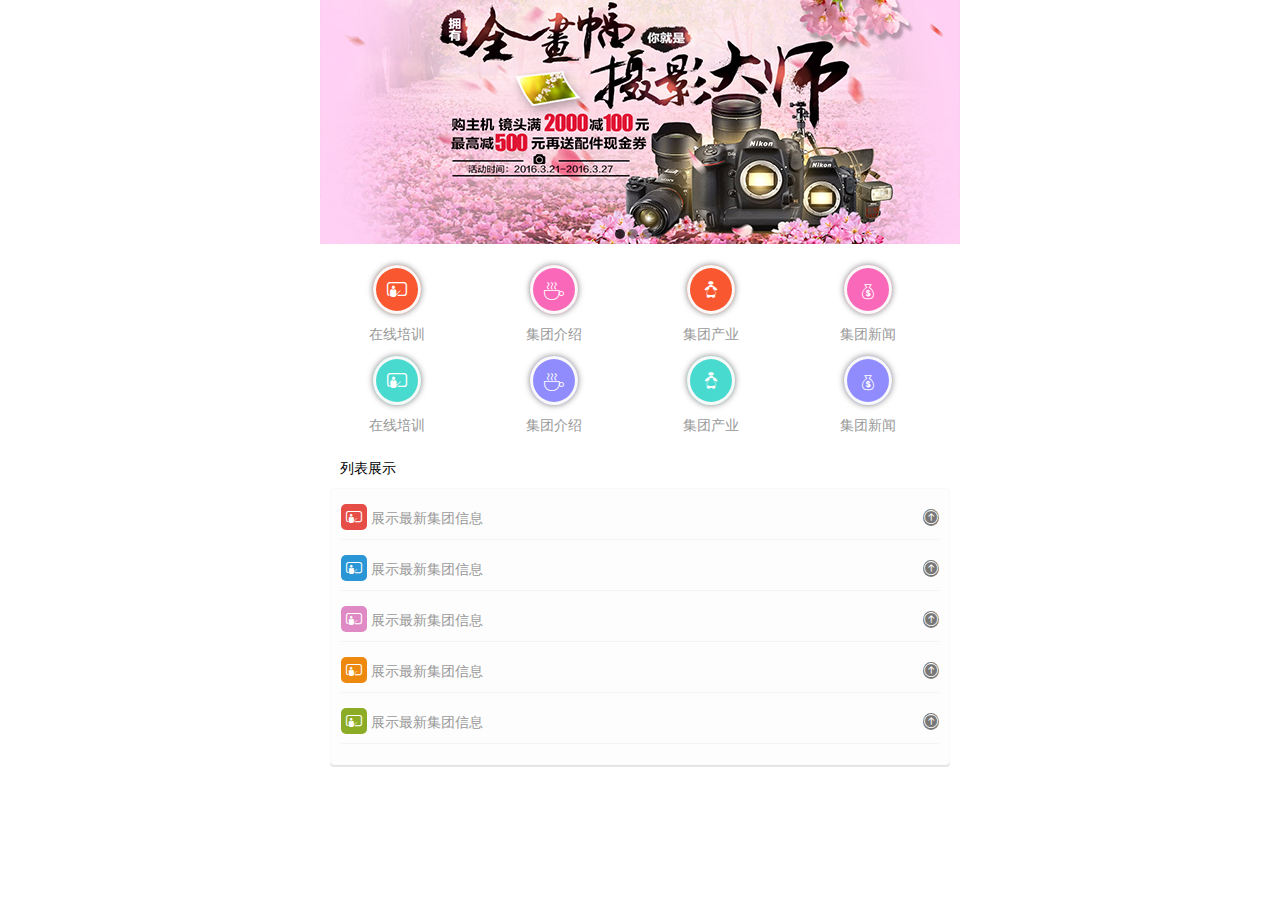
<file: index.html>
<!DOCTYPE html>
<html>
<head>
    <meta charset="utf-8"/>
    <meta http-equiv="X-UA-Compatible" content="IE=edge,chrome=1"/>
    <meta name="viewport" content="width=device-width, initial-scale=1.0, maximum-scale=1.0, user-scalable=no">
    <title>软谋教育</title>
    <link rel="stylesheet" type="text/css" href="css/common.css">
    <link rel="stylesheet" href="font/iconfont.css">
    <script src="js/jquery-1.11.1.min.js"></script>
    <script src="font/iconfont.js"></script>
    <script src="js/demo1.js"></script>
<body>
<!--页面容器-->
  <div class="index-content">
    <div class="banner">
        <img src="img/banner1.png">
        <img src="img/banner2.png">
        <img src="img/banner3.png">
        <img src="img/banner4.png">
        <div class="banner-circle">
          <ul>
            <li class="selected"></li>
            <li></li>
            <li></li>
            <li></li>
          </ul>
        </div>
    </div>
    <div class="index-category">
        <div class="category"><i class="iconfont">&#xe613;</i><label>在线培训</label></div>
        <div class="category"><i class="iconfont">&#xe62e;</i><label>集团介绍</label></div>
        <div class="category"><i class="iconfont">&#xe61d;</i><label>集团产业</label></div>
        <div class="category"><i class="iconfont">&#xe60f;</i><label>集团新闻</label></div>
        <div class="category"><i class="iconfont">&#xe613;</i><label>在线培训</label></div>
        <div class="category"><i class="iconfont">&#xe62e;</i><label>集团介绍</label></div>
        <div class="category"><i class="iconfont">&#xe61d;</i><label>集团产业</label></div>
        <div class="category"><i class="iconfont">&#xe60f;</i><label>集团新闻</label></div>
    </div>
    <div class="index-main">
      <p>列表展示</p>
      <ul>
        <li class="lists">
            <i class="iconfont list-icon">&#xe613;</i>
            <span class="list-text">展示最新集团信息</span>
            <i class="iconfont list-tip">&#xe601;</i>
        </li>
        <li class="lists">
            <i class="iconfont list-icon">&#xe613;</i>
            <span class="list-text">展示最新集团信息</span>
            <i class="iconfont list-tip">&#xe601;</i>
        </li>
        <li class="lists">
            <i class="iconfont list-icon">&#xe613;</i>
            <span class="list-text">展示最新集团信息</span>
            <i class="iconfont list-tip">&#xe601;</i>
        </li>
        <li class="lists">
            <i class="iconfont list-icon">&#xe613;</i>
            <span class="list-text">展示最新集团信息</span>
            <i class="iconfont list-tip">&#xe601;</i>
        </li>
        <li class="lists">
            <i class="iconfont list-icon">&#xe613;</i>
            <span class="list-text">展示最新集团信息</span>
            <i class="iconfont list-tip">&#xe601;</i>
        </li>

    </ul>  
    </div>

  </div>

</body>
</html>
</file>
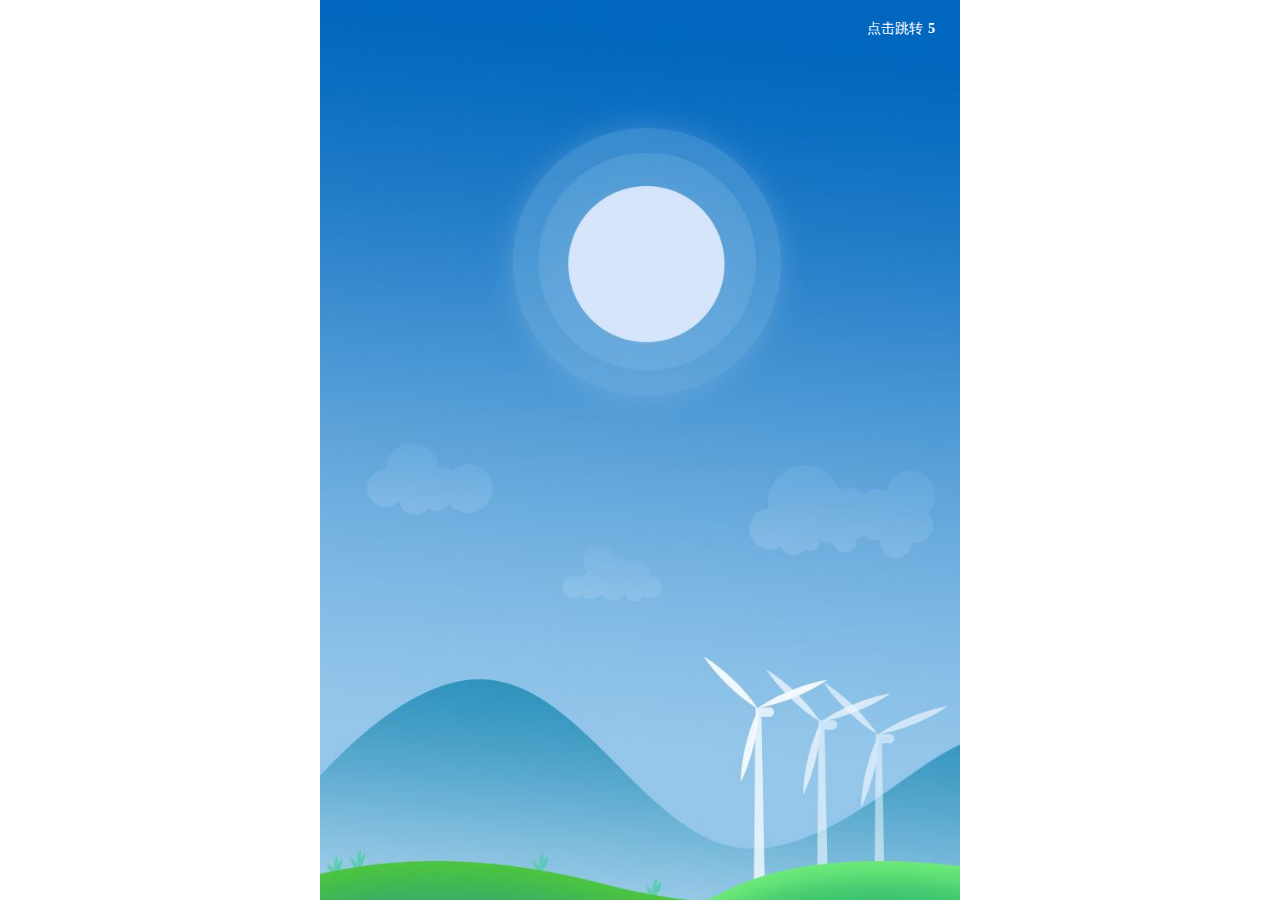
<file: demo1.html>
<!DOCTYPE html>
<html>
<head>
    <meta charset="utf-8"/>
    <meta http-equiv="X-UA-Compatible" content="IE=edge,chrome=1"/>
    <meta name="viewport" content="width=device-width, initial-scale=1.0, maximum-scale=1.0, user-scalable=no">
    <title>软谋教育</title>
    <link rel="stylesheet" type="text/css" href="css/common.css">
    <!-- <link rel="stylesheet" href="font/iconfont.css"> -->
    <script src="js/jquery-1.11.1.min.js"></script>
    <!-- <script src="font/iconfont.js"></script> -->
    <script src="js/demo1.js"></script>
<body>
<!--页面容器-->
<div class="page-container">
  <!--开屏广告-->
    <div>
      <div id="count-down"><span class="jump">点击跳转<b>5</b></span></div> 
    </div>
    <!--主体-->
    <div class="login-content">
      <h1 class="login-title">欢迎登录</h1>
      <div class="panel">
          <input type="text" class="mobile" placeholder="手机号码">
          <p class="error-tip"><p>
      </div>
      <div class="panel">
          <input type="password" class="password" placeholder="登录密码">
          <p class="error-tip"><p>
      </div>
      <div class="panel">
          <a class="btn-login login">登录</a>
      </div>
      <div class="panel">
          <a class="text">我要注册</a>
          <a class="text">忘记密码？</a>
      </div>
    </div>
    <!--消息提示-->
    <div class="msg-tip">
        <p>请输入正确信息！</p>
    </div>
</div>
</body>
</html>
</file>
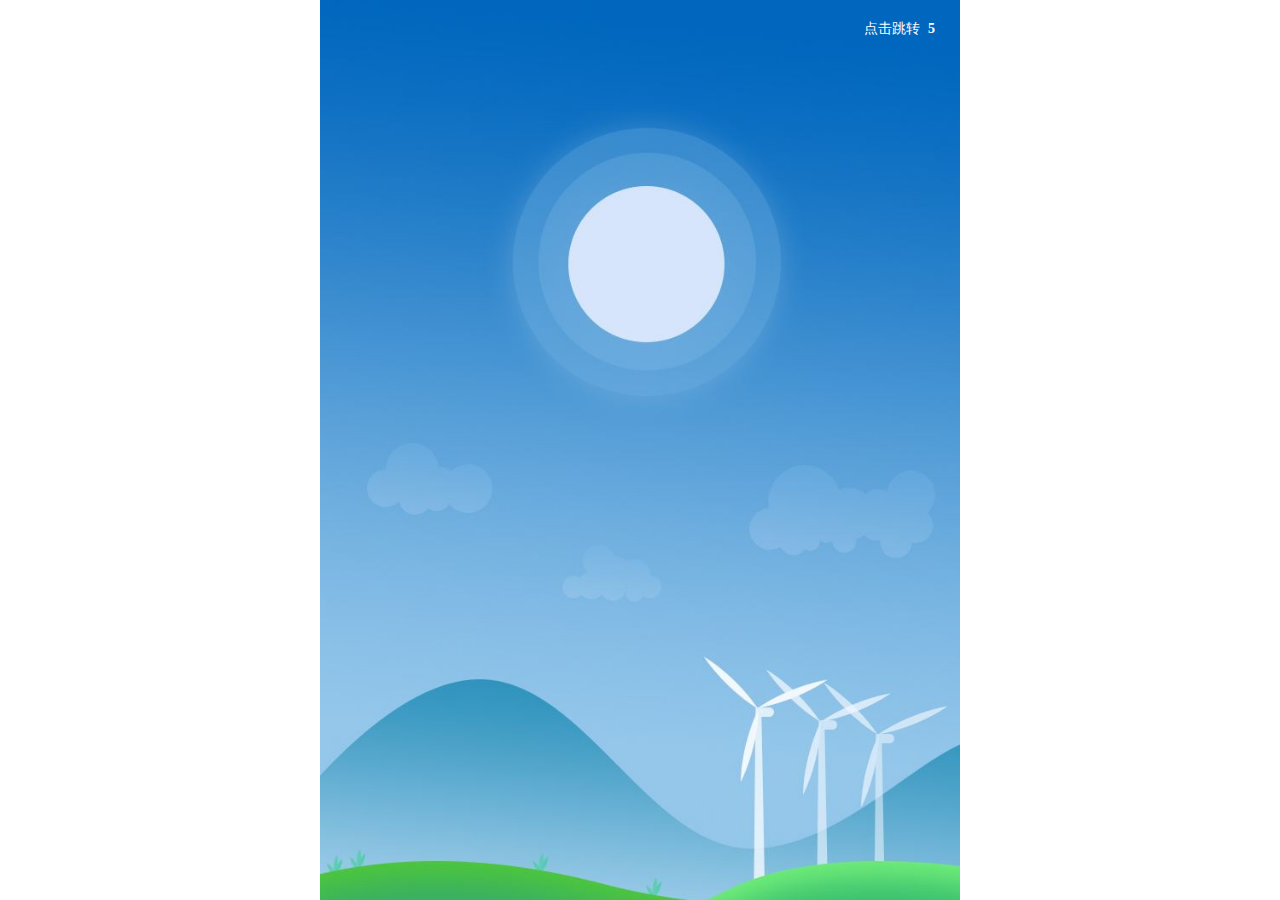
<file: demo2.html>
<!DOCTYPE html>
<html lang="en">
<head>
	<meta charset="utf-8"/>
    <meta http-equiv="X-UA-Compatible" content="IE=edge,chrome=1"/>
    <meta name="viewport" content="width=device-width, initial-scale=1.0, maximum-scale=1.0, user-scalable=no">
    <link rel="stylesheet" href="css/demo2.css">
    <link rel="stylesheet" href="font/iconfont.css">
	<meta charset="UTF-8">
	<title>Document</title>
	<script src="js/jquery-1.11.1.min.js"></script>
	<script src="font/iconfont.js"></script>
	<script src="js/demo2.js"></script>
</head>
<body>
<!-- 页面容器 -->
	<div class="page-container">
<!-- 开屏广告 -->
	<div id="count-down">
		<span class="jump">
			点击跳转
			<b>5</b>
		</span>
	</div>
<!-- 主体 -->
	<div class="login-content">
      <h1 class="login-title">欢迎登录</h1>
      <div class="panel">
          <input type="text" class="mobile" placeholder="手机号码">
          <p class="error-tip">12333<p>
      </div>
      <div class="panel">
          <input type="password" class="password" placeholder="登录密码">
          <p class="error-tip">123231<p>
      </div>
      <div class="panel">
          <a class="btn-login login">登录</a>
      </div>
      <div class="panel">
          <a class="text">我要注册</a>
          <a class="text">忘记密码？</a>
      </div>
    </div>

			<div class="msg-tip">
				<p>请输入正确的信息</p>
			</div>
		</div>
	</div>
</body>
</html>
</file>
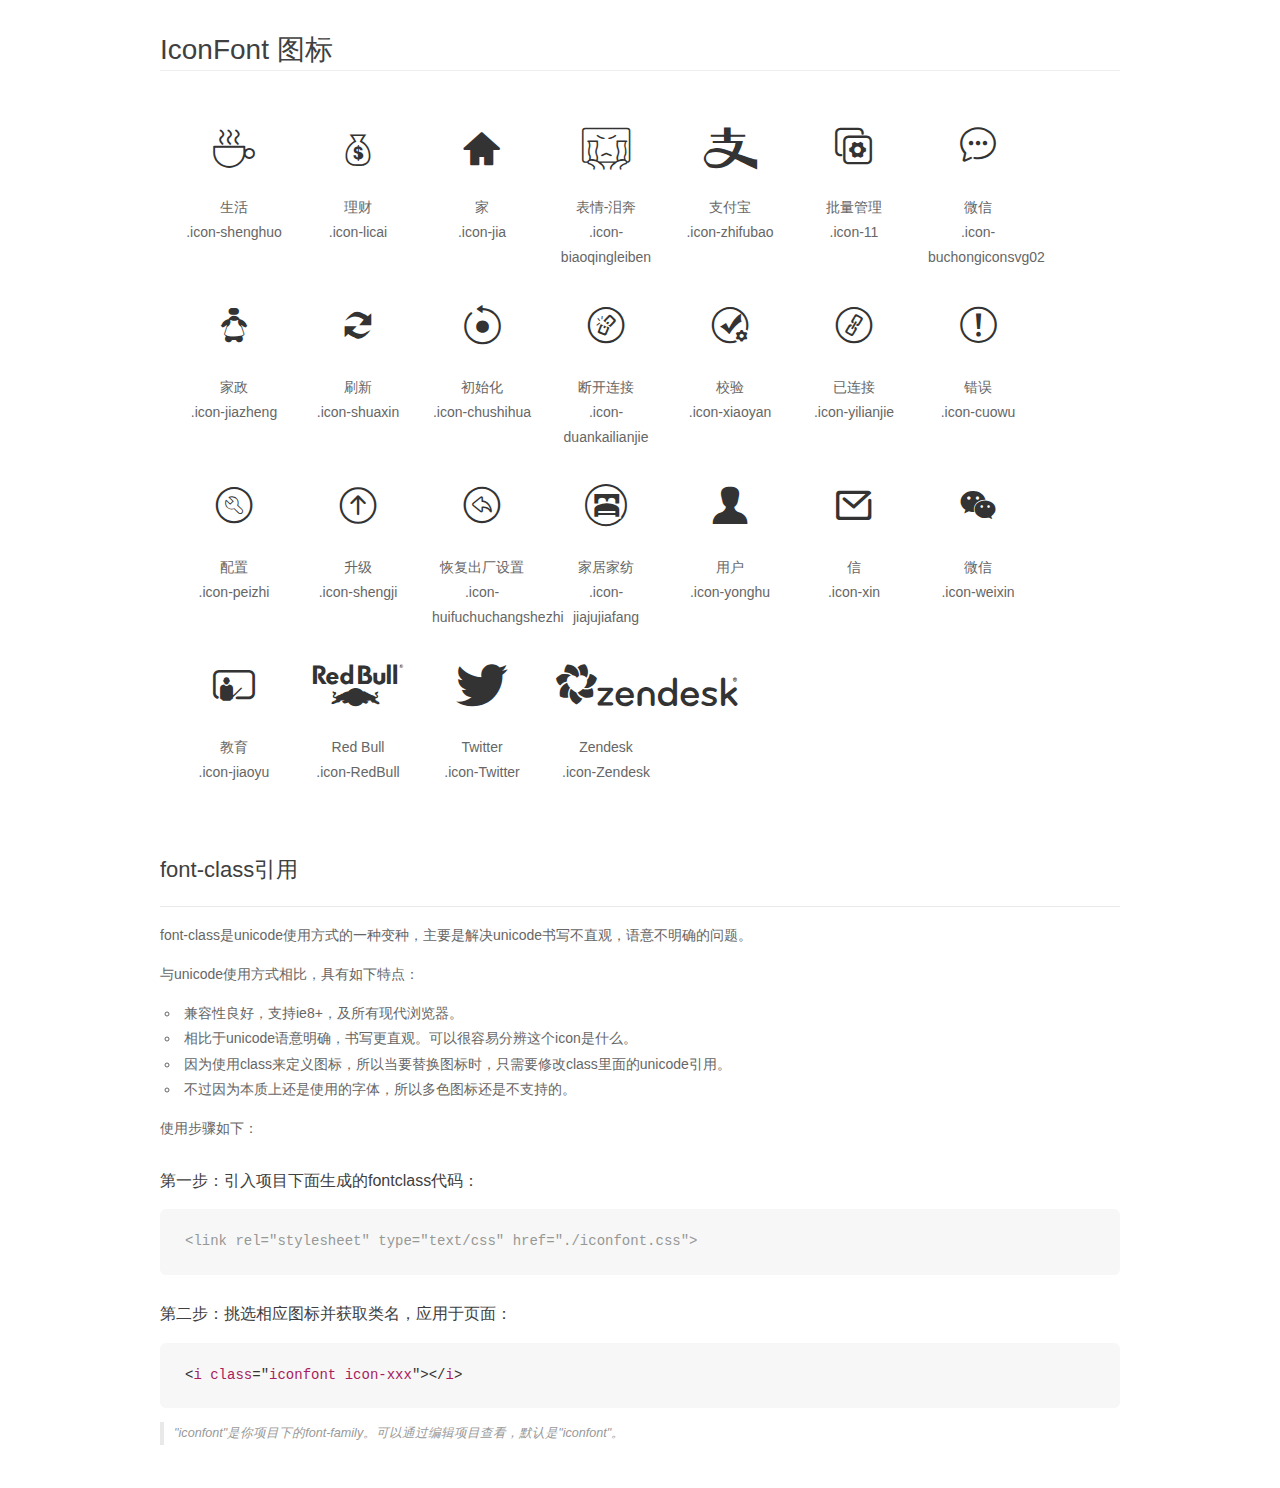
<file: font/demo_fontclass.html>
<!DOCTYPE html>
<html>
<head>
    <meta charset="utf-8"/>
    <title>IconFont</title>
    <link rel="stylesheet" href="demo.css">
    <link rel="stylesheet" href="iconfont.css">
</head>
<body>
    <div class="main markdown">
        <h1>IconFont 图标</h1>
        <ul class="icon_lists clear">
            
                <li>
                <i class="icon iconfont icon-shenghuo"></i>
                    <div class="name">生活</div>
                    <div class="fontclass">.icon-shenghuo</div>
                </li>
            
                <li>
                <i class="icon iconfont icon-licai"></i>
                    <div class="name">理财</div>
                    <div class="fontclass">.icon-licai</div>
                </li>
            
                <li>
                <i class="icon iconfont icon-jia"></i>
                    <div class="name">家</div>
                    <div class="fontclass">.icon-jia</div>
                </li>
            
                <li>
                <i class="icon iconfont icon-biaoqingleiben"></i>
                    <div class="name">表情-泪奔</div>
                    <div class="fontclass">.icon-biaoqingleiben</div>
                </li>
            
                <li>
                <i class="icon iconfont icon-zhifubao"></i>
                    <div class="name">支付宝</div>
                    <div class="fontclass">.icon-zhifubao</div>
                </li>
            
                <li>
                <i class="icon iconfont icon-11"></i>
                    <div class="name">批量管理</div>
                    <div class="fontclass">.icon-11</div>
                </li>
            
                <li>
                <i class="icon iconfont icon-buchongiconsvg02"></i>
                    <div class="name">微信</div>
                    <div class="fontclass">.icon-buchongiconsvg02</div>
                </li>
            
                <li>
                <i class="icon iconfont icon-jiazheng"></i>
                    <div class="name">家政</div>
                    <div class="fontclass">.icon-jiazheng</div>
                </li>
            
                <li>
                <i class="icon iconfont icon-shuaxin"></i>
                    <div class="name">刷新</div>
                    <div class="fontclass">.icon-shuaxin</div>
                </li>
            
                <li>
                <i class="icon iconfont icon-chushihua"></i>
                    <div class="name">初始化</div>
                    <div class="fontclass">.icon-chushihua</div>
                </li>
            
                <li>
                <i class="icon iconfont icon-duankailianjie"></i>
                    <div class="name">断开连接</div>
                    <div class="fontclass">.icon-duankailianjie</div>
                </li>
            
                <li>
                <i class="icon iconfont icon-xiaoyan"></i>
                    <div class="name">校验</div>
                    <div class="fontclass">.icon-xiaoyan</div>
                </li>
            
                <li>
                <i class="icon iconfont icon-yilianjie"></i>
                    <div class="name">已连接</div>
                    <div class="fontclass">.icon-yilianjie</div>
                </li>
            
                <li>
                <i class="icon iconfont icon-cuowu"></i>
                    <div class="name">错误</div>
                    <div class="fontclass">.icon-cuowu</div>
                </li>
            
                <li>
                <i class="icon iconfont icon-peizhi"></i>
                    <div class="name">配置</div>
                    <div class="fontclass">.icon-peizhi</div>
                </li>
            
                <li>
                <i class="icon iconfont icon-shengji"></i>
                    <div class="name">升级</div>
                    <div class="fontclass">.icon-shengji</div>
                </li>
            
                <li>
                <i class="icon iconfont icon-huifuchuchangshezhi"></i>
                    <div class="name">恢复出厂设置</div>
                    <div class="fontclass">.icon-huifuchuchangshezhi</div>
                </li>
            
                <li>
                <i class="icon iconfont icon-jiajujiafang"></i>
                    <div class="name">家居家纺</div>
                    <div class="fontclass">.icon-jiajujiafang</div>
                </li>
            
                <li>
                <i class="icon iconfont icon-yonghu"></i>
                    <div class="name">用户</div>
                    <div class="fontclass">.icon-yonghu</div>
                </li>
            
                <li>
                <i class="icon iconfont icon-xin"></i>
                    <div class="name">信</div>
                    <div class="fontclass">.icon-xin</div>
                </li>
            
                <li>
                <i class="icon iconfont icon-weixin"></i>
                    <div class="name">微信</div>
                    <div class="fontclass">.icon-weixin</div>
                </li>
            
                <li>
                <i class="icon iconfont icon-jiaoyu"></i>
                    <div class="name">教育</div>
                    <div class="fontclass">.icon-jiaoyu</div>
                </li>
            
                <li>
                <i class="icon iconfont icon-RedBull"></i>
                    <div class="name">Red Bull</div>
                    <div class="fontclass">.icon-RedBull</div>
                </li>
            
                <li>
                <i class="icon iconfont icon-Twitter"></i>
                    <div class="name">Twitter</div>
                    <div class="fontclass">.icon-Twitter</div>
                </li>
            
                <li>
                <i class="icon iconfont icon-Zendesk"></i>
                    <div class="name">Zendesk</div>
                    <div class="fontclass">.icon-Zendesk</div>
                </li>
            
        </ul>

        <h2 id="font-class-">font-class引用</h2>
        <hr>

        <p>font-class是unicode使用方式的一种变种，主要是解决unicode书写不直观，语意不明确的问题。</p>
        <p>与unicode使用方式相比，具有如下特点：</p>
        <ul>
        <li>兼容性良好，支持ie8+，及所有现代浏览器。</li>
        <li>相比于unicode语意明确，书写更直观。可以很容易分辨这个icon是什么。</li>
        <li>因为使用class来定义图标，所以当要替换图标时，只需要修改class里面的unicode引用。</li>
        <li>不过因为本质上还是使用的字体，所以多色图标还是不支持的。</li>
        </ul>
        <p>使用步骤如下：</p>
        <h3 id="-fontclass-">第一步：引入项目下面生成的fontclass代码：</h3>


        <pre><code class="lang-js hljs javascript"><span class="hljs-comment">&lt;link rel="stylesheet" type="text/css" href="./iconfont.css"&gt;</span></code></pre>
        <h3 id="-">第二步：挑选相应图标并获取类名，应用于页面：</h3>
        <pre><code class="lang-css hljs">&lt;<span class="hljs-selector-tag">i</span> <span class="hljs-selector-tag">class</span>="<span class="hljs-selector-tag">iconfont</span> <span class="hljs-selector-tag">icon-xxx</span>"&gt;&lt;/<span class="hljs-selector-tag">i</span>&gt;</code></pre>
        <blockquote>
        <p>"iconfont"是你项目下的font-family。可以通过编辑项目查看，默认是"iconfont"。</p>
        </blockquote>
    </div>
</body>
</html>
</file>
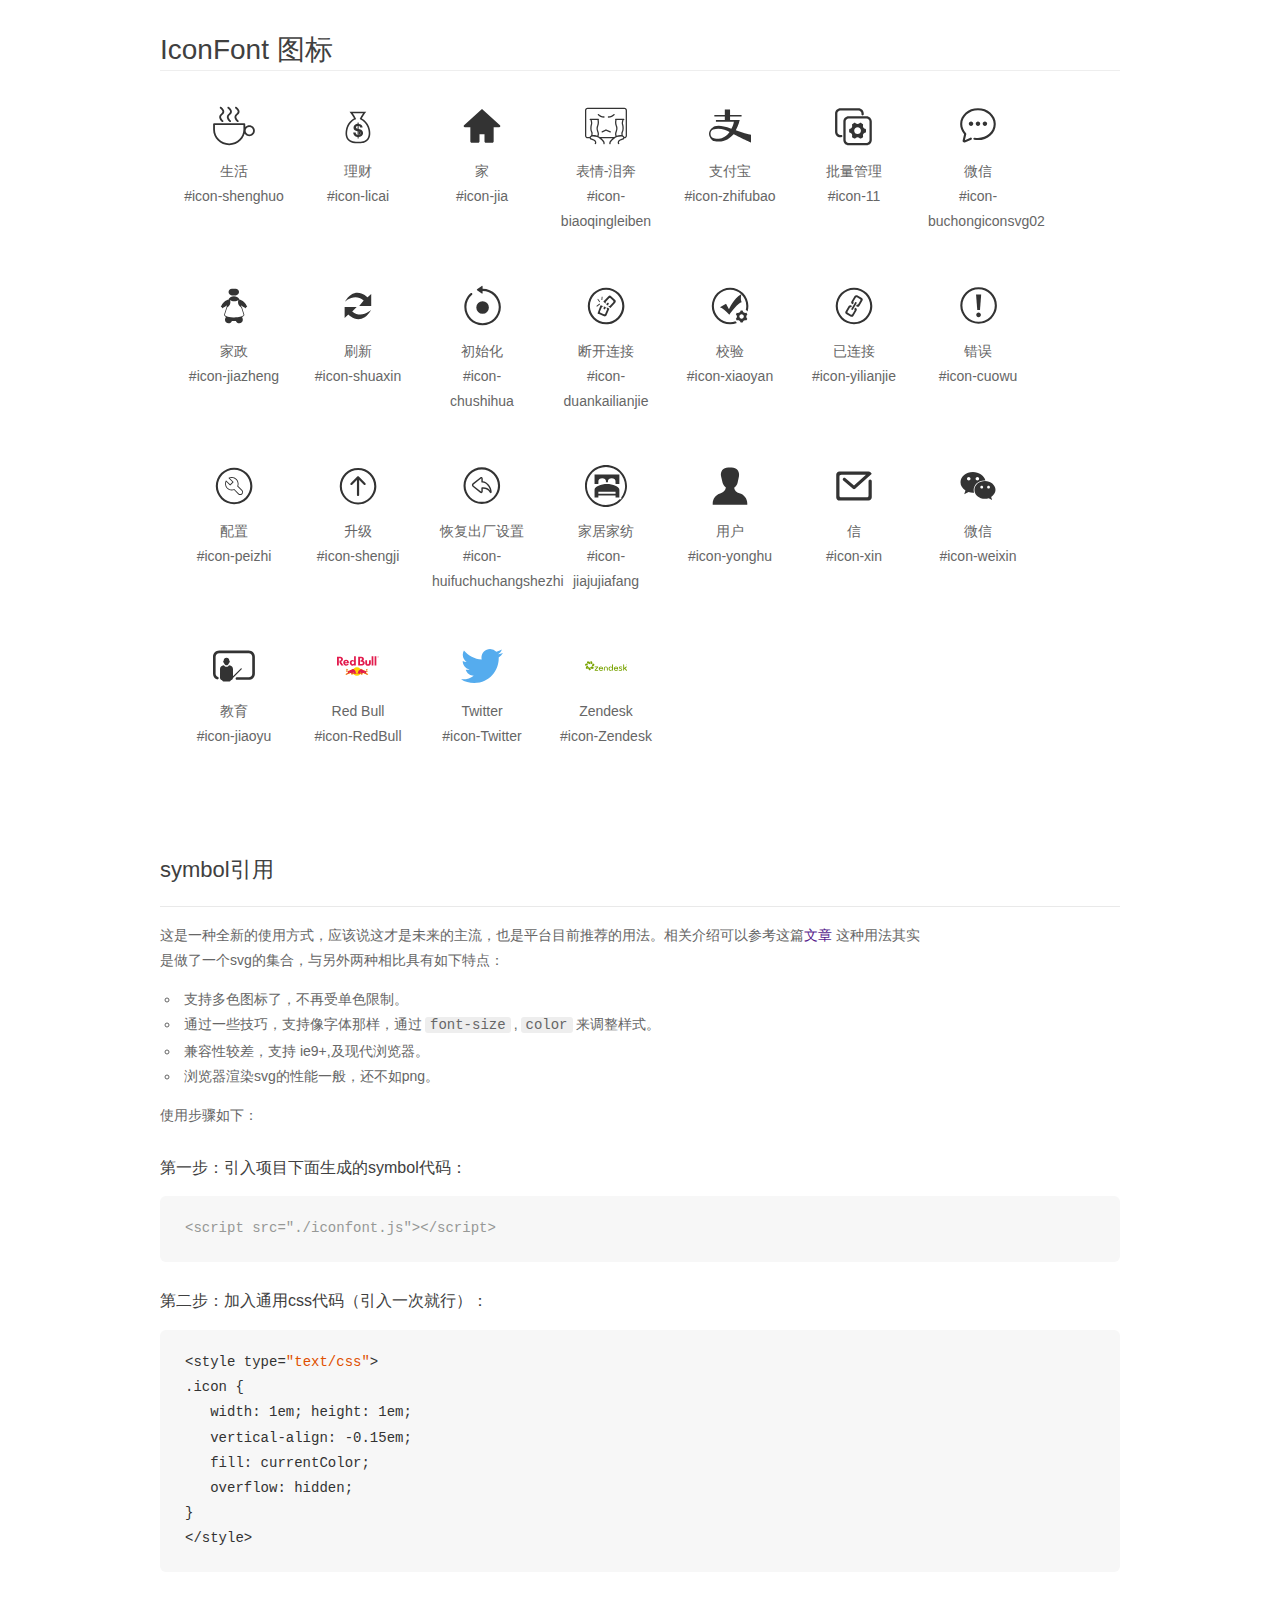
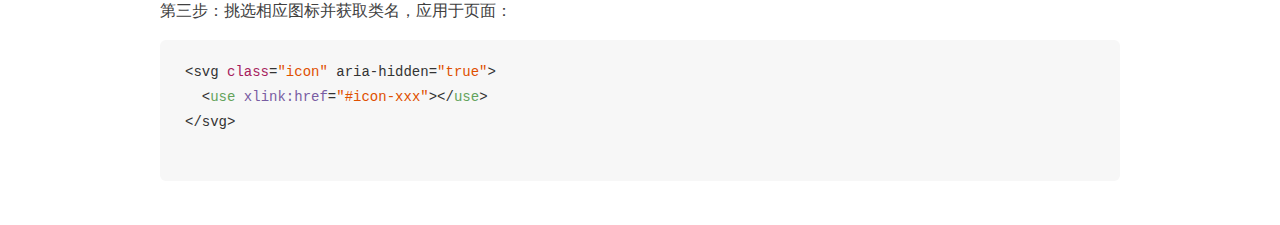
<file: font/demo_symbol.html>
<!DOCTYPE html>
<html>
<head>
    <meta charset="utf-8"/>
    <title>IconFont</title>
    <link rel="stylesheet" href="demo.css">
    <script src="iconfont.js"></script>

    <style type="text/css">
        .icon {
          /* 通过设置 font-size 来改变图标大小 */
          width: 1em; height: 1em;
          /* 图标和文字相邻时，垂直对齐 */
          vertical-align: -0.15em;
          /* 通过设置 color 来改变 SVG 的颜色/fill */
          fill: currentColor;
          /* path 和 stroke 溢出 viewBox 部分在 IE 下会显示
             normalize.css 中也包含这行 */
          overflow: hidden;
        }

    </style>
</head>
<body>
    <div class="main markdown">
        <h1>IconFont 图标</h1>
        <ul class="icon_lists clear">
            
                <li>
                    <svg class="icon" aria-hidden="true">
                        <use xlink:href="#icon-shenghuo"></use>
                    </svg>
                    <div class="name">生活</div>
                    <div class="fontclass">#icon-shenghuo</div>
                </li>
            
                <li>
                    <svg class="icon" aria-hidden="true">
                        <use xlink:href="#icon-licai"></use>
                    </svg>
                    <div class="name">理财</div>
                    <div class="fontclass">#icon-licai</div>
                </li>
            
                <li>
                    <svg class="icon" aria-hidden="true">
                        <use xlink:href="#icon-jia"></use>
                    </svg>
                    <div class="name">家</div>
                    <div class="fontclass">#icon-jia</div>
                </li>
            
                <li>
                    <svg class="icon" aria-hidden="true">
                        <use xlink:href="#icon-biaoqingleiben"></use>
                    </svg>
                    <div class="name">表情-泪奔</div>
                    <div class="fontclass">#icon-biaoqingleiben</div>
                </li>
            
                <li>
                    <svg class="icon" aria-hidden="true">
                        <use xlink:href="#icon-zhifubao"></use>
                    </svg>
                    <div class="name">支付宝</div>
                    <div class="fontclass">#icon-zhifubao</div>
                </li>
            
                <li>
                    <svg class="icon" aria-hidden="true">
                        <use xlink:href="#icon-11"></use>
                    </svg>
                    <div class="name">批量管理</div>
                    <div class="fontclass">#icon-11</div>
                </li>
            
                <li>
                    <svg class="icon" aria-hidden="true">
                        <use xlink:href="#icon-buchongiconsvg02"></use>
                    </svg>
                    <div class="name">微信</div>
                    <div class="fontclass">#icon-buchongiconsvg02</div>
                </li>
            
                <li>
                    <svg class="icon" aria-hidden="true">
                        <use xlink:href="#icon-jiazheng"></use>
                    </svg>
                    <div class="name">家政</div>
                    <div class="fontclass">#icon-jiazheng</div>
                </li>
            
                <li>
                    <svg class="icon" aria-hidden="true">
                        <use xlink:href="#icon-shuaxin"></use>
                    </svg>
                    <div class="name">刷新</div>
                    <div class="fontclass">#icon-shuaxin</div>
                </li>
            
                <li>
                    <svg class="icon" aria-hidden="true">
                        <use xlink:href="#icon-chushihua"></use>
                    </svg>
                    <div class="name">初始化</div>
                    <div class="fontclass">#icon-chushihua</div>
                </li>
            
                <li>
                    <svg class="icon" aria-hidden="true">
                        <use xlink:href="#icon-duankailianjie"></use>
                    </svg>
                    <div class="name">断开连接</div>
                    <div class="fontclass">#icon-duankailianjie</div>
                </li>
            
                <li>
                    <svg class="icon" aria-hidden="true">
                        <use xlink:href="#icon-xiaoyan"></use>
                    </svg>
                    <div class="name">校验</div>
                    <div class="fontclass">#icon-xiaoyan</div>
                </li>
            
                <li>
                    <svg class="icon" aria-hidden="true">
                        <use xlink:href="#icon-yilianjie"></use>
                    </svg>
                    <div class="name">已连接</div>
                    <div class="fontclass">#icon-yilianjie</div>
                </li>
            
                <li>
                    <svg class="icon" aria-hidden="true">
                        <use xlink:href="#icon-cuowu"></use>
                    </svg>
                    <div class="name">错误</div>
                    <div class="fontclass">#icon-cuowu</div>
                </li>
            
                <li>
                    <svg class="icon" aria-hidden="true">
                        <use xlink:href="#icon-peizhi"></use>
                    </svg>
                    <div class="name">配置</div>
                    <div class="fontclass">#icon-peizhi</div>
                </li>
            
                <li>
                    <svg class="icon" aria-hidden="true">
                        <use xlink:href="#icon-shengji"></use>
                    </svg>
                    <div class="name">升级</div>
                    <div class="fontclass">#icon-shengji</div>
                </li>
            
                <li>
                    <svg class="icon" aria-hidden="true">
                        <use xlink:href="#icon-huifuchuchangshezhi"></use>
                    </svg>
                    <div class="name">恢复出厂设置</div>
                    <div class="fontclass">#icon-huifuchuchangshezhi</div>
                </li>
            
                <li>
                    <svg class="icon" aria-hidden="true">
                        <use xlink:href="#icon-jiajujiafang"></use>
                    </svg>
                    <div class="name">家居家纺</div>
                    <div class="fontclass">#icon-jiajujiafang</div>
                </li>
            
                <li>
                    <svg class="icon" aria-hidden="true">
                        <use xlink:href="#icon-yonghu"></use>
                    </svg>
                    <div class="name">用户</div>
                    <div class="fontclass">#icon-yonghu</div>
                </li>
            
                <li>
                    <svg class="icon" aria-hidden="true">
                        <use xlink:href="#icon-xin"></use>
                    </svg>
                    <div class="name">信</div>
                    <div class="fontclass">#icon-xin</div>
                </li>
            
                <li>
                    <svg class="icon" aria-hidden="true">
                        <use xlink:href="#icon-weixin"></use>
                    </svg>
                    <div class="name">微信</div>
                    <div class="fontclass">#icon-weixin</div>
                </li>
            
                <li>
                    <svg class="icon" aria-hidden="true">
                        <use xlink:href="#icon-jiaoyu"></use>
                    </svg>
                    <div class="name">教育</div>
                    <div class="fontclass">#icon-jiaoyu</div>
                </li>
            
                <li>
                    <svg class="icon" aria-hidden="true">
                        <use xlink:href="#icon-RedBull"></use>
                    </svg>
                    <div class="name">Red Bull</div>
                    <div class="fontclass">#icon-RedBull</div>
                </li>
            
                <li>
                    <svg class="icon" aria-hidden="true">
                        <use xlink:href="#icon-Twitter"></use>
                    </svg>
                    <div class="name">Twitter</div>
                    <div class="fontclass">#icon-Twitter</div>
                </li>
            
                <li>
                    <svg class="icon" aria-hidden="true">
                        <use xlink:href="#icon-Zendesk"></use>
                    </svg>
                    <div class="name">Zendesk</div>
                    <div class="fontclass">#icon-Zendesk</div>
                </li>
            
        </ul>


        <h2 id="symbol-">symbol引用</h2>
        <hr>

        <p>这是一种全新的使用方式，应该说这才是未来的主流，也是平台目前推荐的用法。相关介绍可以参考这篇<a href="">文章</a>
        这种用法其实是做了一个svg的集合，与另外两种相比具有如下特点：</p>
        <ul>
          <li>支持多色图标了，不再受单色限制。</li>
          <li>通过一些技巧，支持像字体那样，通过<code>font-size</code>,<code>color</code>来调整样式。</li>
          <li>兼容性较差，支持 ie9+,及现代浏览器。</li>
          <li>浏览器渲染svg的性能一般，还不如png。</li>
        </ul>
        <p>使用步骤如下：</p>
        <h3 id="-symbol-">第一步：引入项目下面生成的symbol代码：</h3>
        <pre><code class="lang-js hljs javascript"><span class="hljs-comment">&lt;script src="./iconfont.js"&gt;&lt;/script&gt;</span></code></pre>
        <h3 id="-css-">第二步：加入通用css代码（引入一次就行）：</h3>
        <pre><code class="lang-js hljs javascript">&lt;style type=<span class="hljs-string">"text/css"</span>&gt;
.icon {
   width: <span class="hljs-number">1</span>em; height: <span class="hljs-number">1</span>em;
   vertical-align: <span class="hljs-number">-0.15</span>em;
   fill: currentColor;
   overflow: hidden;
}
&lt;<span class="hljs-regexp">/style&gt;</span></code></pre>
        <h3 id="-">第三步：挑选相应图标并获取类名，应用于页面：</h3>
        <pre><code class="lang-js hljs javascript">&lt;svg <span class="hljs-class"><span class="hljs-keyword">class</span></span>=<span class="hljs-string">"icon"</span> aria-hidden=<span class="hljs-string">"true"</span>&gt;<span class="xml"><span class="hljs-tag">
  &lt;<span class="hljs-name">use</span> <span class="hljs-attr">xlink:href</span>=<span class="hljs-string">"#icon-xxx"</span>&gt;</span><span class="hljs-tag">&lt;/<span class="hljs-name">use</span>&gt;</span>
</span>&lt;<span class="hljs-regexp">/svg&gt;
        </span></code></pre>
    </div>
</body>
</html>
</file>
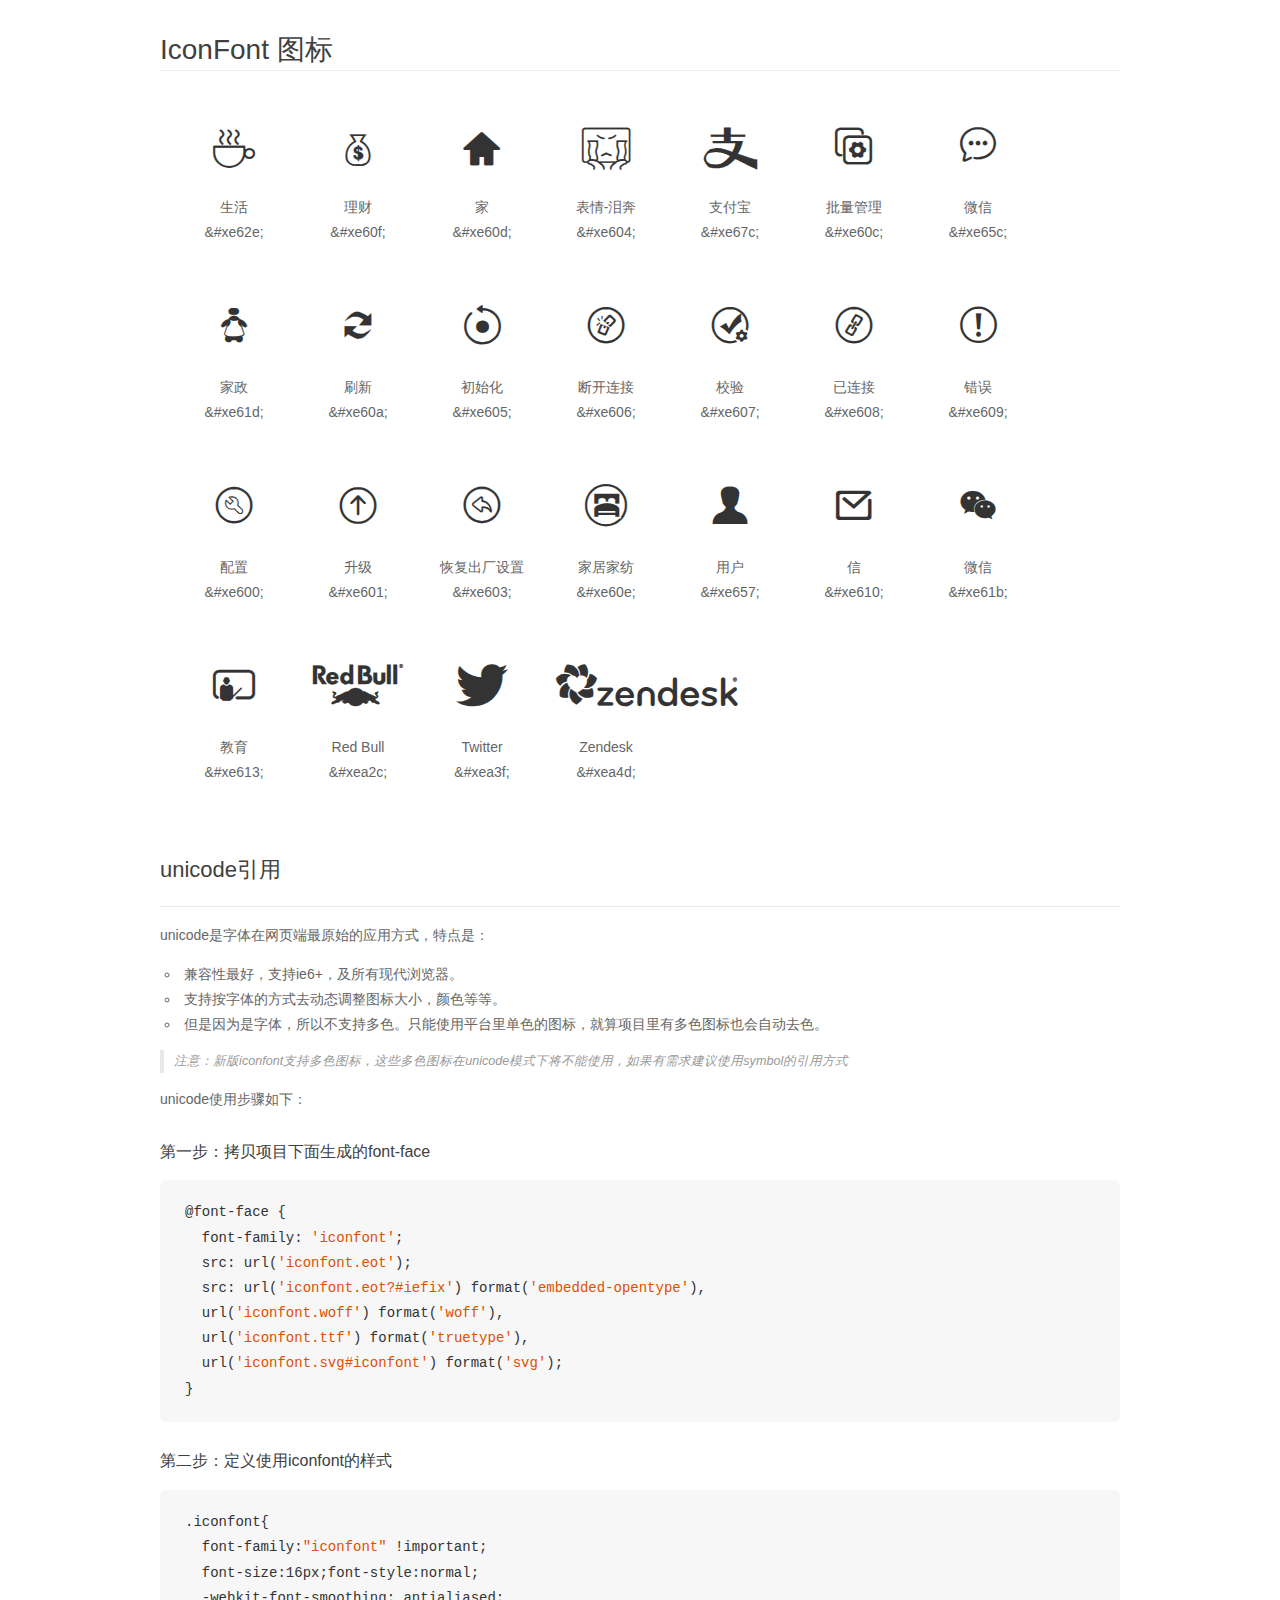
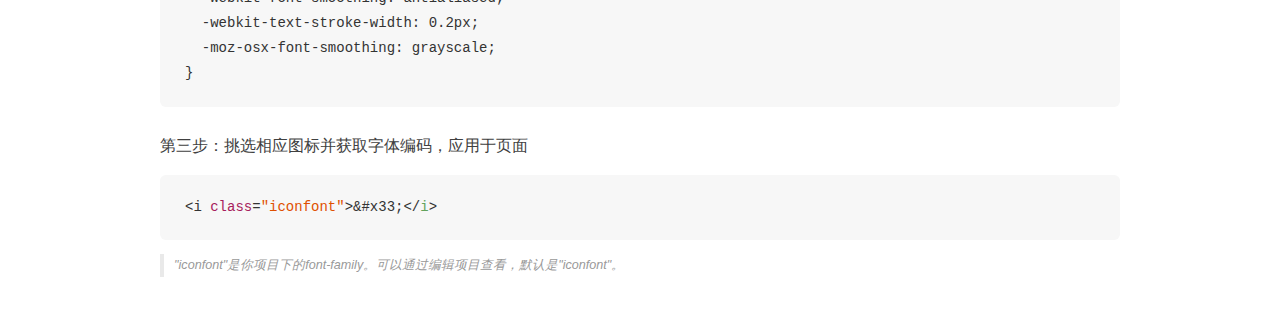
<file: font/demo_unicode.html>
<!DOCTYPE html>
<html>
<head>
    <meta charset="utf-8"/>
    <title>IconFont</title>
    <link rel="stylesheet" href="demo.css">

    <style type="text/css">

        @font-face {font-family: "iconfont";
          src: url('iconfont.eot'); /* IE9*/
          src: url('iconfont.eot#iefix') format('embedded-opentype'), /* IE6-IE8 */
          url('iconfont.woff') format('woff'), /* chrome, firefox */
          url('iconfont.ttf') format('truetype'), /* chrome, firefox, opera, Safari, Android, iOS 4.2+*/
          url('iconfont.svg#iconfont') format('svg'); /* iOS 4.1- */
        }

        .iconfont {
          font-family:"iconfont" !important;
          font-size:16px;
          font-style:normal;
          -webkit-font-smoothing: antialiased;
          -webkit-text-stroke-width: 0.2px;
          -moz-osx-font-smoothing: grayscale;
        }

    </style>
</head>
<body>
    <div class="main markdown">
        <h1>IconFont 图标</h1>
        <ul class="icon_lists clear">
            
                <li>
                <i class="icon iconfont">&#xe62e;</i>
                    <div class="name">生活</div>
                    <div class="code">&amp;#xe62e;</div>
                </li>
            
                <li>
                <i class="icon iconfont">&#xe60f;</i>
                    <div class="name">理财</div>
                    <div class="code">&amp;#xe60f;</div>
                </li>
            
                <li>
                <i class="icon iconfont">&#xe60d;</i>
                    <div class="name">家</div>
                    <div class="code">&amp;#xe60d;</div>
                </li>
            
                <li>
                <i class="icon iconfont">&#xe604;</i>
                    <div class="name">表情-泪奔</div>
                    <div class="code">&amp;#xe604;</div>
                </li>
            
                <li>
                <i class="icon iconfont">&#xe67c;</i>
                    <div class="name">支付宝</div>
                    <div class="code">&amp;#xe67c;</div>
                </li>
            
                <li>
                <i class="icon iconfont">&#xe60c;</i>
                    <div class="name">批量管理</div>
                    <div class="code">&amp;#xe60c;</div>
                </li>
            
                <li>
                <i class="icon iconfont">&#xe65c;</i>
                    <div class="name">微信</div>
                    <div class="code">&amp;#xe65c;</div>
                </li>
            
                <li>
                <i class="icon iconfont">&#xe61d;</i>
                    <div class="name">家政</div>
                    <div class="code">&amp;#xe61d;</div>
                </li>
            
                <li>
                <i class="icon iconfont">&#xe60a;</i>
                    <div class="name">刷新</div>
                    <div class="code">&amp;#xe60a;</div>
                </li>
            
                <li>
                <i class="icon iconfont">&#xe605;</i>
                    <div class="name">初始化</div>
                    <div class="code">&amp;#xe605;</div>
                </li>
            
                <li>
                <i class="icon iconfont">&#xe606;</i>
                    <div class="name">断开连接</div>
                    <div class="code">&amp;#xe606;</div>
                </li>
            
                <li>
                <i class="icon iconfont">&#xe607;</i>
                    <div class="name">校验</div>
                    <div class="code">&amp;#xe607;</div>
                </li>
            
                <li>
                <i class="icon iconfont">&#xe608;</i>
                    <div class="name">已连接</div>
                    <div class="code">&amp;#xe608;</div>
                </li>
            
                <li>
                <i class="icon iconfont">&#xe609;</i>
                    <div class="name">错误</div>
                    <div class="code">&amp;#xe609;</div>
                </li>
            
                <li>
                <i class="icon iconfont">&#xe600;</i>
                    <div class="name">配置</div>
                    <div class="code">&amp;#xe600;</div>
                </li>
            
                <li>
                <i class="icon iconfont">&#xe601;</i>
                    <div class="name">升级</div>
                    <div class="code">&amp;#xe601;</div>
                </li>
            
                <li>
                <i class="icon iconfont">&#xe603;</i>
                    <div class="name">恢复出厂设置</div>
                    <div class="code">&amp;#xe603;</div>
                </li>
            
                <li>
                <i class="icon iconfont">&#xe60e;</i>
                    <div class="name">家居家纺</div>
                    <div class="code">&amp;#xe60e;</div>
                </li>
            
                <li>
                <i class="icon iconfont">&#xe657;</i>
                    <div class="name">用户</div>
                    <div class="code">&amp;#xe657;</div>
                </li>
            
                <li>
                <i class="icon iconfont">&#xe610;</i>
                    <div class="name">信</div>
                    <div class="code">&amp;#xe610;</div>
                </li>
            
                <li>
                <i class="icon iconfont">&#xe61b;</i>
                    <div class="name">微信</div>
                    <div class="code">&amp;#xe61b;</div>
                </li>
            
                <li>
                <i class="icon iconfont">&#xe613;</i>
                    <div class="name">教育</div>
                    <div class="code">&amp;#xe613;</div>
                </li>
            
                <li>
                <i class="icon iconfont">&#xea2c;</i>
                    <div class="name">Red Bull</div>
                    <div class="code">&amp;#xea2c;</div>
                </li>
            
                <li>
                <i class="icon iconfont">&#xea3f;</i>
                    <div class="name">Twitter</div>
                    <div class="code">&amp;#xea3f;</div>
                </li>
            
                <li>
                <i class="icon iconfont">&#xea4d;</i>
                    <div class="name">Zendesk</div>
                    <div class="code">&amp;#xea4d;</div>
                </li>
            
        </ul>
        <h2 id="unicode-">unicode引用</h2>
        <hr>

        <p>unicode是字体在网页端最原始的应用方式，特点是：</p>
        <ul>
        <li>兼容性最好，支持ie6+，及所有现代浏览器。</li>
        <li>支持按字体的方式去动态调整图标大小，颜色等等。</li>
        <li>但是因为是字体，所以不支持多色。只能使用平台里单色的图标，就算项目里有多色图标也会自动去色。</li>
        </ul>
        <blockquote>
        <p>注意：新版iconfont支持多色图标，这些多色图标在unicode模式下将不能使用，如果有需求建议使用symbol的引用方式</p>
        </blockquote>
        <p>unicode使用步骤如下：</p>
        <h3 id="-font-face">第一步：拷贝项目下面生成的font-face</h3>
        <pre><code class="lang-js hljs javascript">@font-face {
  font-family: <span class="hljs-string">'iconfont'</span>;
  src: url(<span class="hljs-string">'iconfont.eot'</span>);
  src: url(<span class="hljs-string">'iconfont.eot?#iefix'</span>) format(<span class="hljs-string">'embedded-opentype'</span>),
  url(<span class="hljs-string">'iconfont.woff'</span>) format(<span class="hljs-string">'woff'</span>),
  url(<span class="hljs-string">'iconfont.ttf'</span>) format(<span class="hljs-string">'truetype'</span>),
  url(<span class="hljs-string">'iconfont.svg#iconfont'</span>) format(<span class="hljs-string">'svg'</span>);
}
</code></pre>
        <h3 id="-iconfont-">第二步：定义使用iconfont的样式</h3>
        <pre><code class="lang-js hljs javascript">.iconfont{
  font-family:<span class="hljs-string">"iconfont"</span> !important;
  font-size:<span class="hljs-number">16</span>px;font-style:normal;
  -webkit-font-smoothing: antialiased;
  -webkit-text-stroke-width: <span class="hljs-number">0.2</span>px;
  -moz-osx-font-smoothing: grayscale;
}
</code></pre>
        <h3 id="-">第三步：挑选相应图标并获取字体编码，应用于页面</h3>
        <pre><code class="lang-js hljs javascript">&lt;i <span class="hljs-class"><span class="hljs-keyword">class</span></span>=<span class="hljs-string">"iconfont"</span>&gt;&amp;#x33;<span class="xml"><span class="hljs-tag">&lt;/<span class="hljs-name">i</span>&gt;</span></span></code></pre>

        <blockquote>
        <p>"iconfont"是你项目下的font-family。可以通过编辑项目查看，默认是"iconfont"。</p>
        </blockquote>
    </div>


</body>
</html>
</file>
<file: css/common.css>
*{
    margin:0;
    padding:0;
}
ul {
    list-style-type: none;
}
body { 
    //max-width: 640px;
    //margin:0 auto;
    font-size: 14px; 
    background: #fff; 
    overflow-y: scroll; 
    overflow-x: hidden;
}

html, body {
    max-width: 640px;
    height: 100%;
    margin: 0 auto;
}
.page-container {
    max-width: 640px;
    height: 100%;
    background: url(../img/bg.jpg) no-repeat top center;
    background-size: cover;
    overflow: hidden;
    color: #fff;
    margin: 0 auto;
    position:relative;
}
/*开屏广告*/
#count-down {
    width: 100%;
    height: 100%;
    position: absolute;
    background: url(../img/pic2.jpg) no-repeat top center;
    z-index: 2;
    background-size: cover;
    overflow: hidden;
    margin: 0 auto;
}
#count-down span {
    float: right;
    padding: 20px;
}
#count-down span b {
    padding: 5px;
}
.icon-i label {
    display: block;
    padding: 25px 0;
}
/*开屏广告 end*/
/*login*/
.login-content{
    position: relative;
    width: 80%;
    margin: 0 auto;
    text-align: center;
    padding-top: 20%;
}
.login-content .login-title {
    margin: 5%;
    letter-spacing: 9px;
}
.login-content .panel {
    width: 100%;
}
.login-content .panel input {
    width: 100%;
    padding: 15px;
    border: 1px solid #ccc;
    border-radius: 20px;
    box-sizing: border-box;
    background: rgba(0,0,0,.0);
    color: #fff;
    font-size: 18px;
    margin: 10px 0;
    outline: none;
}
.login-content .panel .error-tip {
    text-align: left;
    padding-left: 20px;
    display:none;
}
.login-content .panel .btn-login {
    width: 100%;
    display: block;
    padding: 15px;
    border-radius: 20px;
    box-sizing: border-box;
    background: #008fd1;
    color: #fff;
    font-size: 18px;
    margin: 10px 0;
    outline: none;
    letter-spacing: 9px;
}
.login-content .panel .text {
    padding: 0 10px;
}
.login-content .panel .text:nth-child(1) {
    border-right: 1px solid #fff;
}
/*login end*/
/*msg-tip */
.msg-tip {
    //display:none;
    position: absolute;
    width: 50%;
    background: rgba(255,255,255,.6);
    right: -50%;
    top: 20px;
    border-top-left-radius: 10px;
    border-bottom-left-radius: 10px;
}
.msg-tip p {
    padding: 10px;
}
/*msg-tip end*/

/*index*/
.index-content .banner {
    position: relative;
}
.index-content .banner .banner-circle {
    position: absolute;
    bottom: 5px;
    left: 50%;
    color: #fff;
}
.index-content .banner .banner-circle li{
    display:inline-block;
    background: rgba(0,0,0,.4);
    border-radius: 50%;
    padding:5px;
}
.index-content .banner .banner-circle .selected {
    background: rgba(0,0,0,.8);
}
.index-content .banner img {
    width: 100%;
    margin: 0;
    padding: 0;
}
/*index-category*/
.index-content .index-category {
    margin-top: 30px;
}
.index-content .index-category .category {
    width: 24%;
    display:inline-block;
    text-align:center;
}
.index-content .index-category .category .iconfont {
    font-size: 20px!important;
    padding: 11px;
    border-radius: 50%;
    color:#fff;
    border: 3px solid #f9f9f9;
    box-shadow: 0px 0px 6px rgba(0,0,0,.5);
}
.index-content .index-category .category:nth-child(1) .iconfont,
.index-content .index-category .category:nth-child(3) .iconfont{
    background: #f95730;
}
.index-content .index-category .category:nth-child(2)  .iconfont,
.index-content .index-category .category:nth-child(4)  .iconfont{
    background: #fa69b9;
}
.index-content .index-category .category:nth-child(5)  .iconfont,
.index-content .index-category .category:nth-child(7)  .iconfont{
    background: #49dacf;
}
.index-content .index-category .category:nth-child(6)  .iconfont,
.index-content .index-category .category:nth-child(8)  .iconfont{
    background: #908cfd;
}
.index-content .index-category .category label {
    display: block;
    padding: 25px 0;
    color: #999;
}
/*index-category end*/
/*index-main*/
.index-main {
    width: 100%;
    height: 100%;
    background: #fff;
}
.index-main p {
    padding: 0 20px;
}
.index-main >ul {
    margin: 10px;
    border: 1px solid #f9f9f9;
    box-shadow: 0px 2px 0px rgba(0, 0, 0, .1);
    border-radius: 4px;
    background:#fdfdfd;
}
.index-main ul .lists {
    margin: 20px 10px;
    height: 30px;
    border-bottom: 1px solid #f3f3f3;
}
.index-main .list-icon {
    padding: 5px;
    color: #fff;
    text-align: center;
    border-radius: 5px;
    //background: #908cfd;
}
.index-main .lists:nth-child(1)  .list-icon{
    background: #e64d47;
}
.index-main .lists:nth-child(2)  .list-icon{
    background: #2b96d5;
}
.index-main .lists:nth-child(3)  .list-icon{
    background: #df89c5;
}
.index-main .lists:nth-child(4)  .list-icon{
    background: #ed890f;
}
.index-main .lists:nth-child(5)  .list-icon{
    background: #8cac25;
}
/*.index-main .lists:nth-child(6)  .list-icon{
    background: #908cfd;
}*/
.index-main .list-text{
    color:#999;
}
.index-main .list-tip {
    float:right;
    color: #fff;
    border-radius: 50%;
    background: #777;
}
/*index-main end*/
/*index end */
</file>
<file: font/iconfont.css>
@font-face {font-family: "iconfont";
  src: url('iconfont.eot?t=1510923539712'); /* IE9*/
  src: url('iconfont.eot?t=1510923539712#iefix') format('embedded-opentype'), /* IE6-IE8 */
  url('[data-uri]') format('woff'),
  url('iconfont.ttf?t=1510923539712') format('truetype'), /* chrome, firefox, opera, Safari, Android, iOS 4.2+*/
  url('iconfont.svg?t=1510923539712#iconfont') format('svg'); /* iOS 4.1- */
}

.iconfont {
  font-family:"iconfont" !important;
  font-size:16px;
  font-style:normal;
  -webkit-font-smoothing: antialiased;
  -moz-osx-font-smoothing: grayscale;
}

.icon-shenghuo:before { content: "\e62e"; }

.icon-licai:before { content: "\e60f"; }

.icon-jia:before { content: "\e60d"; }

.icon-biaoqingleiben:before { content: "\e604"; }

.icon-zhifubao:before { content: "\e67c"; }

.icon-11:before { content: "\e60c"; }

.icon-buchongiconsvg02:before { content: "\e65c"; }

.icon-jiazheng:before { content: "\e61d"; }

.icon-shuaxin:before { content: "\e60a"; }

.icon-chushihua:before { content: "\e605"; }

.icon-duankailianjie:before { content: "\e606"; }

.icon-xiaoyan:before { content: "\e607"; }

.icon-yilianjie:before { content: "\e608"; }

.icon-cuowu:before { content: "\e609"; }

.icon-peizhi:before { content: "\e600"; }

.icon-shengji:before { content: "\e601"; }

.icon-huifuchuchangshezhi:before { content: "\e603"; }

.icon-jiajujiafang:before { content: "\e60e"; }

.icon-yonghu:before { content: "\e657"; }

.icon-xin:before { content: "\e610"; }

.icon-weixin:before { content: "\e61b"; }

.icon-jiaoyu:before { content: "\e613"; }

.icon-RedBull:before { content: "\ea2c"; }

.icon-Twitter:before { content: "\ea3f"; }

.icon-Zendesk:before { content: "\ea4d"; }
</file>
<file: css/demo2.css>
*{
    margin:0;
    padding:0;
}
ul {
    list-style-type: none;
}
body { 
    //max-width: 640px;
    //margin:0 auto;
    font-size: 14px; 
    background: #fff; 
    overflow-y: scroll; 
    overflow-x: hidden;
}

html, body {
    max-width: 640px;
    height: 100%;
    margin: 0 auto;
}
.page-container {
    max-width: 640px;
    height: 100%;
    background: url(../img/bg.jpg) no-repeat top center;
    background-size: cover;
    overflow: hidden;
    color: #fff;
    margin: 0 auto;
    position:relative;
}
/*开屏广告*/
#count-down {
    width: 100%;
    height: 100%;
    position: absolute;
    background: url(../img/pic2.jpg) no-repeat top center;
    z-index: 2;
    background-size: cover;
    overflow: hidden;
    margin: 0 auto;
}
#count-down span {
    float: right;
    padding: 20px;
}
#count-down span b {
    padding: 5px;
}
.icon-i label {
    display: block;
    padding: 25px 0;
}
/*开屏广告 end*/
/*login*/
.login-content{
    position: relative;
    width: 80%;
    margin: 0 auto;
    text-align: center;
    padding-top: 20%;
}
.login-content .login-title {
    margin: 5%;
    letter-spacing: 9px;
}
.login-content .panel {
    width: 100%;
}
.login-content .panel input {
    width: 100%;
    padding: 15px;
    border: 1px solid #ccc;
    border-radius: 20px;
    box-sizing: border-box;
    background: rgba(0,0,0,.0);
    color: #fff;
    font-size: 18px;
    margin: 10px 0;
    outline: none;
}
.login-content .panel .error-tip {
    text-align: left;
    padding-left: 20px;
    display:none;
}
.login-content .panel .btn-login {
    width: 100%;
    display: block;
    padding: 15px;
    border-radius: 20px;
    box-sizing: border-box;
    background: #008fd1;
    color: #fff;
    font-size: 18px;
    margin: 10px 0;
    outline: none;
    letter-spacing: 9px;
}
.login-content .panel .text {
    padding: 0 10px;
}
.login-content .panel .text:nth-child(1) {
    border-right: 1px solid #fff;
}
/*login end*/
/*msg-tip */
.msg-tip {
    //display:none;
    position: absolute;
    width: 50%;
    background: rgba(255,255,255,.6);
    right: -50%;
    top: 20px;
    border-top-left-radius: 10px;
    border-bottom-left-radius: 10px;
}
.msg-tip p {
    padding: 10px;
}
/*msg-tip end*/

/*index*/
.index-content .banner {
    position: relative;
}
.index-content .banner .banner-circle {
    position: absolute;
    bottom: 5px;
    left: 50%;
    color: #fff;
}
.index-content .banner .banner-circle li{
    display:inline-block;
    background: rgba(0,0,0,.4);
    border-radius: 50%;
    padding:5px;
}
.index-content .banner .banner-circle .selected {
    background: rgba(0,0,0,.8);
}
.index-content .banner img {
    width: 100%;
    margin: 0;
    padding: 0;
}
/*index-category*/
.index-content .index-category {
    margin-top: 30px;
}
.index-content .index-category .category {
    width: 24%;
    display:inline-block;
    text-align:center;
}
.index-content .index-category .category .iconfont {
    font-size: 20px!important;
    padding: 11px;
    border-radius: 50%;
    color:#fff;
    border: 3px solid #f9f9f9;
    box-shadow: 0px 0px 6px rgba(0,0,0,.5);
}
.index-content .index-category .category:nth-child(1) .iconfont,
.index-content .index-category .category:nth-child(3) .iconfont{
    background: #f95730;
}
.index-content .index-category .category:nth-child(2)  .iconfont,
.index-content .index-category .category:nth-child(4)  .iconfont{
    background: #fa69b9;
}
.index-content .index-category .category:nth-child(5)  .iconfont,
.index-content .index-category .category:nth-child(7)  .iconfont{
    background: #49dacf;
}
.index-content .index-category .category:nth-child(6)  .iconfont,
.index-content .index-category .category:nth-child(8)  .iconfont{
    background: #908cfd;
}
.index-content .index-category .category label {
    display: block;
    padding: 25px 0;
    color: #999;
}
/*index-category end*/
/*index-main*/
.index-main {
    width: 100%;
    height: 100%;
    background: #fff;
}
.index-main p {
    padding: 0 20px;
}
.index-main >ul {
    margin: 10px;
    border: 1px solid #f9f9f9;
    box-shadow: 0px 2px 0px rgba(0, 0, 0, .1);
    border-radius: 4px;
    background:#fdfdfd;
}
.index-main ul .lists {
    margin: 20px 10px;
    height: 30px;
    border-bottom: 1px solid #f3f3f3;
}
.index-main .list-icon {
    padding: 5px;
    color: #fff;
    text-align: center;
    border-radius: 5px;
    //background: #908cfd;
}
.index-main .lists:nth-child(1)  .list-icon{
    background: #e64d47;
}
.index-main .lists:nth-child(2)  .list-icon{
    background: #2b96d5;
}
.index-main .lists:nth-child(3)  .list-icon{
    background: #df89c5;
}
.index-main .lists:nth-child(4)  .list-icon{
    background: #ed890f;
}
.index-main .lists:nth-child(5)  .list-icon{
    background: #8cac25;
}
/*.index-main .lists:nth-child(6)  .list-icon{
    background: #908cfd;
}*/
.index-main .list-text{
    color:#999;
}
.index-main .list-tip {
    float:right;
    color: #fff;
    border-radius: 50%;
    background: #777;
}
/*index-main end*/
/*index end */
</file>
<file: font/demo.css>
*{margin: 0;padding: 0;list-style: none;}
/*
KISSY CSS Reset
理念：1. reset 的目的不是清除浏览器的默认样式，这仅是部分工作。清除和重置是紧密不可分的。
2. reset 的目的不是让默认样式在所有浏览器下一致，而是减少默认样式有可能带来的问题。
3. reset 期望提供一套普适通用的基础样式。但没有银弹，推荐根据具体需求，裁剪和修改后再使用。
特色：1. 适应中文；2. 基于最新主流浏览器。
维护：玉伯<lifesinger@gmail.com>, 正淳<ragecarrier@gmail.com>
 */

/** 清除内外边距 **/
body, h1, h2, h3, h4, h5, h6, hr, p, blockquote, /* structural elements 结构元素 */
dl, dt, dd, ul, ol, li, /* list elements 列表元素 */
pre, /* text formatting elements 文本格式元素 */
form, fieldset, legend, button, input, textarea, /* form elements 表单元素 */
th, td /* table elements 表格元素 */ {
  margin: 0;
  padding: 0;
}

/** 设置默认字体 **/
body,
button, input, select, textarea /* for ie */ {
  font: 12px/1.5 tahoma, arial, \5b8b\4f53, sans-serif;
}
h1, h2, h3, h4, h5, h6 { font-size: 100%; }
address, cite, dfn, em, var { font-style: normal; } /* 将斜体扶正 */
code, kbd, pre, samp { font-family: courier new, courier, monospace; } /* 统一等宽字体 */
small { font-size: 12px; } /* 小于 12px 的中文很难阅读，让 small 正常化 */

/** 重置列表元素 **/
ul, ol { list-style: none; }

/** 重置文本格式元素 **/
a { text-decoration: none; }
a:hover { text-decoration: underline; }


/** 重置表单元素 **/
legend { color: #000; } /* for ie6 */
fieldset, img { border: 0; } /* img 搭车：让链接里的 img 无边框 */
button, input, select, textarea { font-size: 100%; } /* 使得表单元素在 ie 下能继承字体大小 */
/* 注：optgroup 无法扶正 */

/** 重置表格元素 **/
table { border-collapse: collapse; border-spacing: 0; }

/* 清除浮动 */
.ks-clear:after, .clear:after {
  content: '\20';
  display: block;
  height: 0;
  clear: both;
}
.ks-clear, .clear {
  *zoom: 1;
}

.main {
  padding: 30px 100px;
width: 960px;
margin: 0 auto;
}
.main h1{font-size:36px; color:#333; text-align:left;margin-bottom:30px; border-bottom: 1px solid #eee;}

.helps{margin-top:40px;}
.helps pre{
  padding:20px;
  margin:10px 0;
  border:solid 1px #e7e1cd;
  background-color: #fffdef;
  overflow: auto;
}

.icon_lists{
  width: 100% !important;

}

.icon_lists li{
  float:left;
  width: 100px;
  height:180px;
  text-align: center;
  list-style: none !important;
}
.icon_lists .icon{
  font-size: 42px;
  line-height: 100px;
  margin: 10px 0;
  color:#333;
  -webkit-transition: font-size 0.25s ease-out 0s;
  -moz-transition: font-size 0.25s ease-out 0s;
  transition: font-size 0.25s ease-out 0s;

}
.icon_lists .icon:hover{
  font-size: 100px;
}



.markdown {
  color: #666;
  font-size: 14px;
  line-height: 1.8;
}

.highlight {
  line-height: 1.5;
}

.markdown img {
  vertical-align: middle;
  max-width: 100%;
}

.markdown h1 {
  color: #404040;
  font-weight: 500;
  line-height: 40px;
  margin-bottom: 24px;
}

.markdown h2,
.markdown h3,
.markdown h4,
.markdown h5,
.markdown h6 {
  color: #404040;
  margin: 1.6em 0 0.6em 0;
  font-weight: 500;
  clear: both;
}

.markdown h1 {
  font-size: 28px;
}

.markdown h2 {
  font-size: 22px;
}

.markdown h3 {
  font-size: 16px;
}

.markdown h4 {
  font-size: 14px;
}

.markdown h5 {
  font-size: 12px;
}

.markdown h6 {
  font-size: 12px;
}

.markdown hr {
  height: 1px;
  border: 0;
  background: #e9e9e9;
  margin: 16px 0;
  clear: both;
}

.markdown p,
.markdown pre {
  margin: 1em 0;
}

.markdown > p,
.markdown > blockquote,
.markdown > .highlight,
.markdown > ol,
.markdown > ul {
  width: 80%;
}

.markdown ul > li {
  list-style: circle;
}

.markdown > ul li,
.markdown blockquote ul > li {
  margin-left: 20px;
  padding-left: 4px;
}

.markdown > ul li p,
.markdown > ol li p {
  margin: 0.6em 0;
}

.markdown ol > li {
  list-style: decimal;
}

.markdown > ol li,
.markdown blockquote ol > li {
  margin-left: 20px;
  padding-left: 4px;
}

.markdown code {
  margin: 0 3px;
  padding: 0 5px;
  background: #eee;
  border-radius: 3px;
}

.markdown pre {
  border-radius: 6px;
  background: #f7f7f7;
  padding: 20px;
}

.markdown pre code {
  border: none;
  background: #f7f7f7;
  margin: 0;
}

.markdown strong,
.markdown b {
  font-weight: 600;
}

.markdown > table {
  border-collapse: collapse;
  border-spacing: 0px;
  empty-cells: show;
  border: 1px solid #e9e9e9;
  width: 95%;
  margin-bottom: 24px;
}

.markdown > table th {
  white-space: nowrap;
  color: #333;
  font-weight: 600;

}

.markdown > table th,
.markdown > table td {
  border: 1px solid #e9e9e9;
  padding: 8px 16px;
  text-align: left;
}

.markdown > table th {
  background: #F7F7F7;
}

.markdown blockquote {
  font-size: 90%;
  color: #999;
  border-left: 4px solid #e9e9e9;
  padding-left: 0.8em;
  margin: 1em 0;
  font-style: italic;
}

.markdown blockquote p {
  margin: 0;
}

.markdown .anchor {
  opacity: 0;
  transition: opacity 0.3s ease;
  margin-left: 8px;
}

.markdown .waiting {
  color: #ccc;
}

.markdown h1:hover .anchor,
.markdown h2:hover .anchor,
.markdown h3:hover .anchor,
.markdown h4:hover .anchor,
.markdown h5:hover .anchor,
.markdown h6:hover .anchor {
  opacity: 1;
  display: inline-block;
}

.markdown > br,
.markdown > p > br {
  clear: both;
}


.hljs {
  display: block;
  background: white;
  padding: 0.5em;
  color: #333333;
  overflow-x: auto;
}

.hljs-comment,
.hljs-meta {
  color: #969896;
}

.hljs-string,
.hljs-variable,
.hljs-template-variable,
.hljs-strong,
.hljs-emphasis,
.hljs-quote {
  color: #df5000;
}

.hljs-keyword,
.hljs-selector-tag,
.hljs-type {
  color: #a71d5d;
}

.hljs-literal,
.hljs-symbol,
.hljs-bullet,
.hljs-attribute {
  color: #0086b3;
}

.hljs-section,
.hljs-name {
  color: #63a35c;
}

.hljs-tag {
  color: #333333;
}

.hljs-title,
.hljs-attr,
.hljs-selector-id,
.hljs-selector-class,
.hljs-selector-attr,
.hljs-selector-pseudo {
  color: #795da3;
}

.hljs-addition {
  color: #55a532;
  background-color: #eaffea;
}

.hljs-deletion {
  color: #bd2c00;
  background-color: #ffecec;
}

.hljs-link {
  text-decoration: underline;
}

pre{
  background: #fff;
}
</file>
